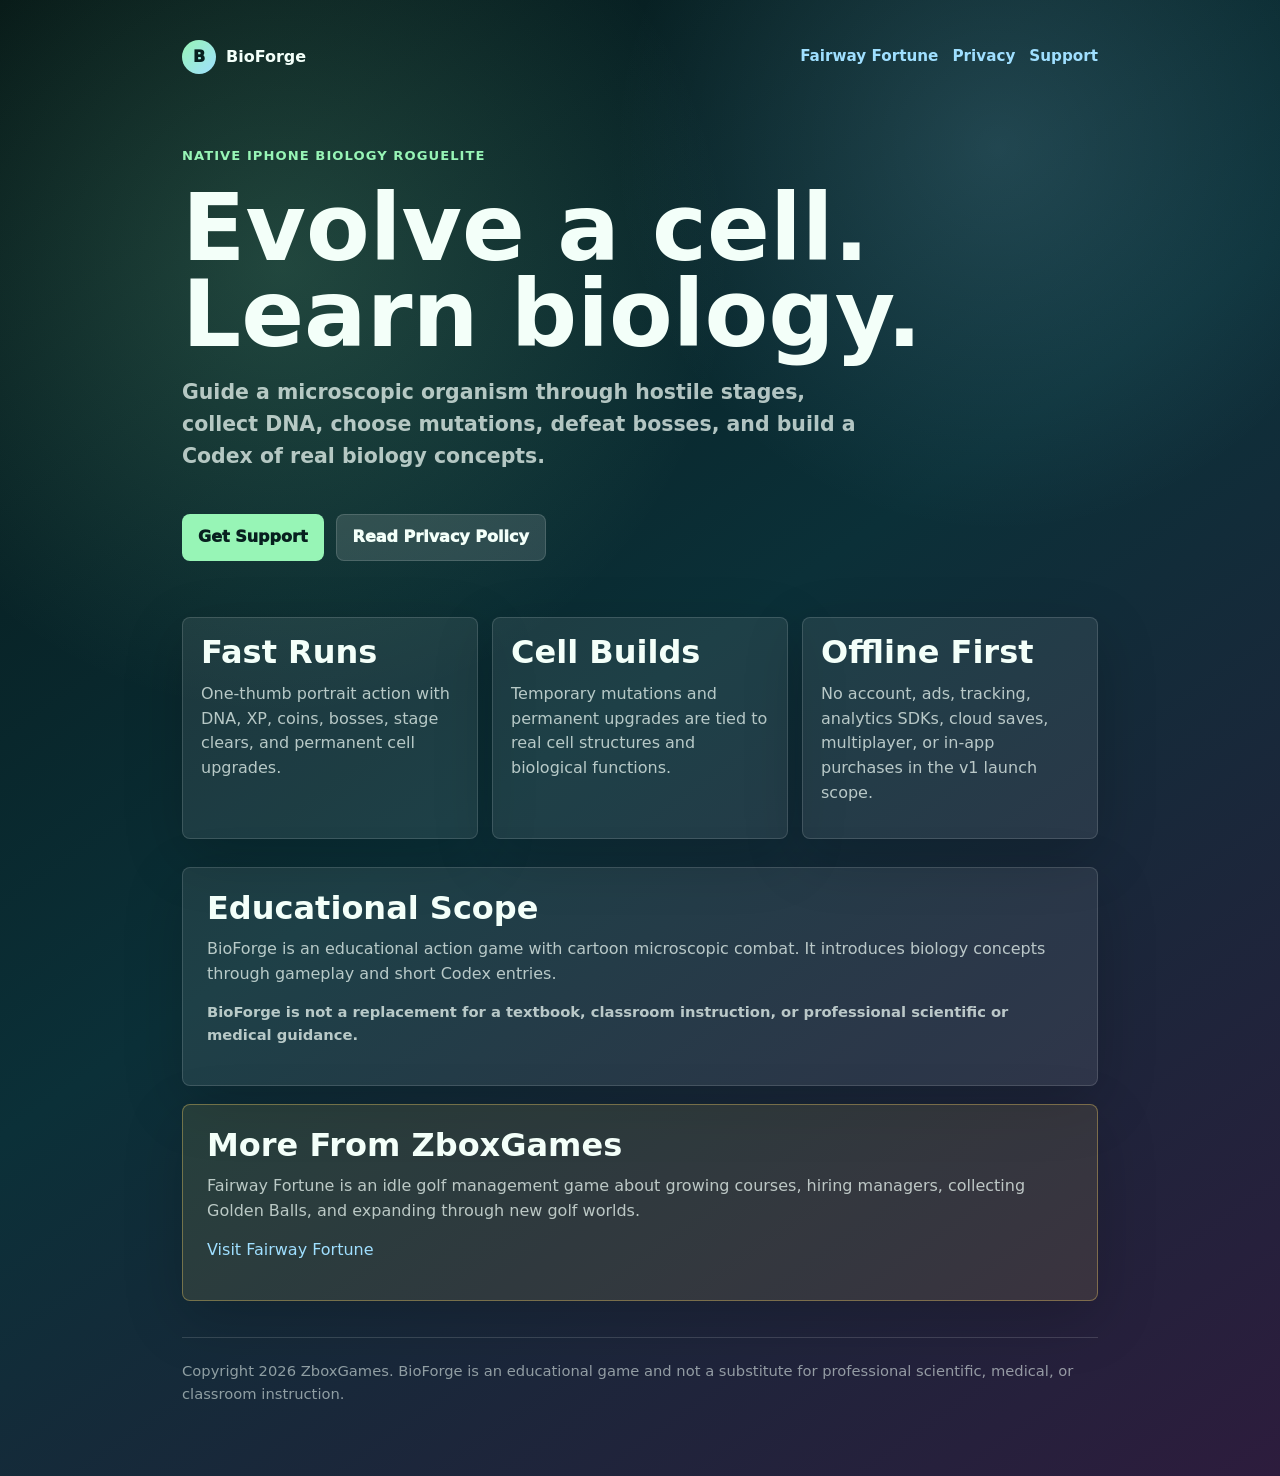
<file: index.html>
<!doctype html>
<html lang="en">
<head>
  <meta charset="utf-8">
  <meta name="viewport" content="width=device-width, initial-scale=1">
  <title>BioForge - Evolve a cell. Learn biology.</title>
  <meta name="description" content="BioForge is a one-thumb biology roguelite for iPhone where players evolve a microscopic cell and unlock bite-size Codex lessons through play.">
  <link rel="canonical" href="https://zboxgames.com/">
  <link rel="stylesheet" href="/assets/styles.css">
</head>
<body>
  <main class="page">
    <nav class="nav" aria-label="Primary">
      <a class="brand" href="/">
        <span class="brand-mark">B</span>
        <span>BioForge</span>
      </a>
      <div class="nav-links">
        <a href="/fairway-fortune/">Fairway Fortune</a>
        <a href="/privacy/">Privacy</a>
        <a href="/support/">Support</a>
      </div>
    </nav>

    <section class="hero">
      <p class="eyebrow">Native iPhone biology roguelite</p>
      <h1>Evolve a cell. Learn biology.</h1>
      <p class="lead">Guide a microscopic organism through hostile stages, collect DNA, choose mutations, defeat bosses, and build a Codex of real biology concepts.</p>
      <div class="actions">
        <a class="button" href="/support/">Get Support</a>
        <a class="button secondary" href="/privacy/">Read Privacy Policy</a>
      </div>
    </section>

    <section class="grid" aria-label="BioForge highlights">
      <article class="card">
        <h2>Fast Runs</h2>
        <p>One-thumb portrait action with DNA, XP, coins, bosses, stage clears, and permanent cell upgrades.</p>
      </article>
      <article class="card">
        <h2>Cell Builds</h2>
        <p>Temporary mutations and permanent upgrades are tied to real cell structures and biological functions.</p>
      </article>
      <article class="card">
        <h2>Offline First</h2>
        <p>No account, ads, tracking, analytics SDKs, cloud saves, multiplayer, or in-app purchases in the v1 launch scope.</p>
      </article>
    </section>

    <section class="content-card">
      <h2>Educational Scope</h2>
      <p>BioForge is an educational action game with cartoon microscopic combat. It introduces biology concepts through gameplay and short Codex entries.</p>
      <p class="meta">BioForge is not a replacement for a textbook, classroom instruction, or professional scientific or medical guidance.</p>
    </section>

    <section class="content-card callout">
      <h2>More From ZboxGames</h2>
      <p>Fairway Fortune is an idle golf management game about growing courses, hiring managers, collecting Golden Balls, and expanding through new golf worlds.</p>
      <p><a href="/fairway-fortune/">Visit Fairway Fortune</a></p>
    </section>

    <footer class="footer">
      <p>Copyright 2026 ZboxGames. BioForge is an educational game and not a substitute for professional scientific, medical, or classroom instruction.</p>
    </footer>
  </main>
</body>
</html>
</file>
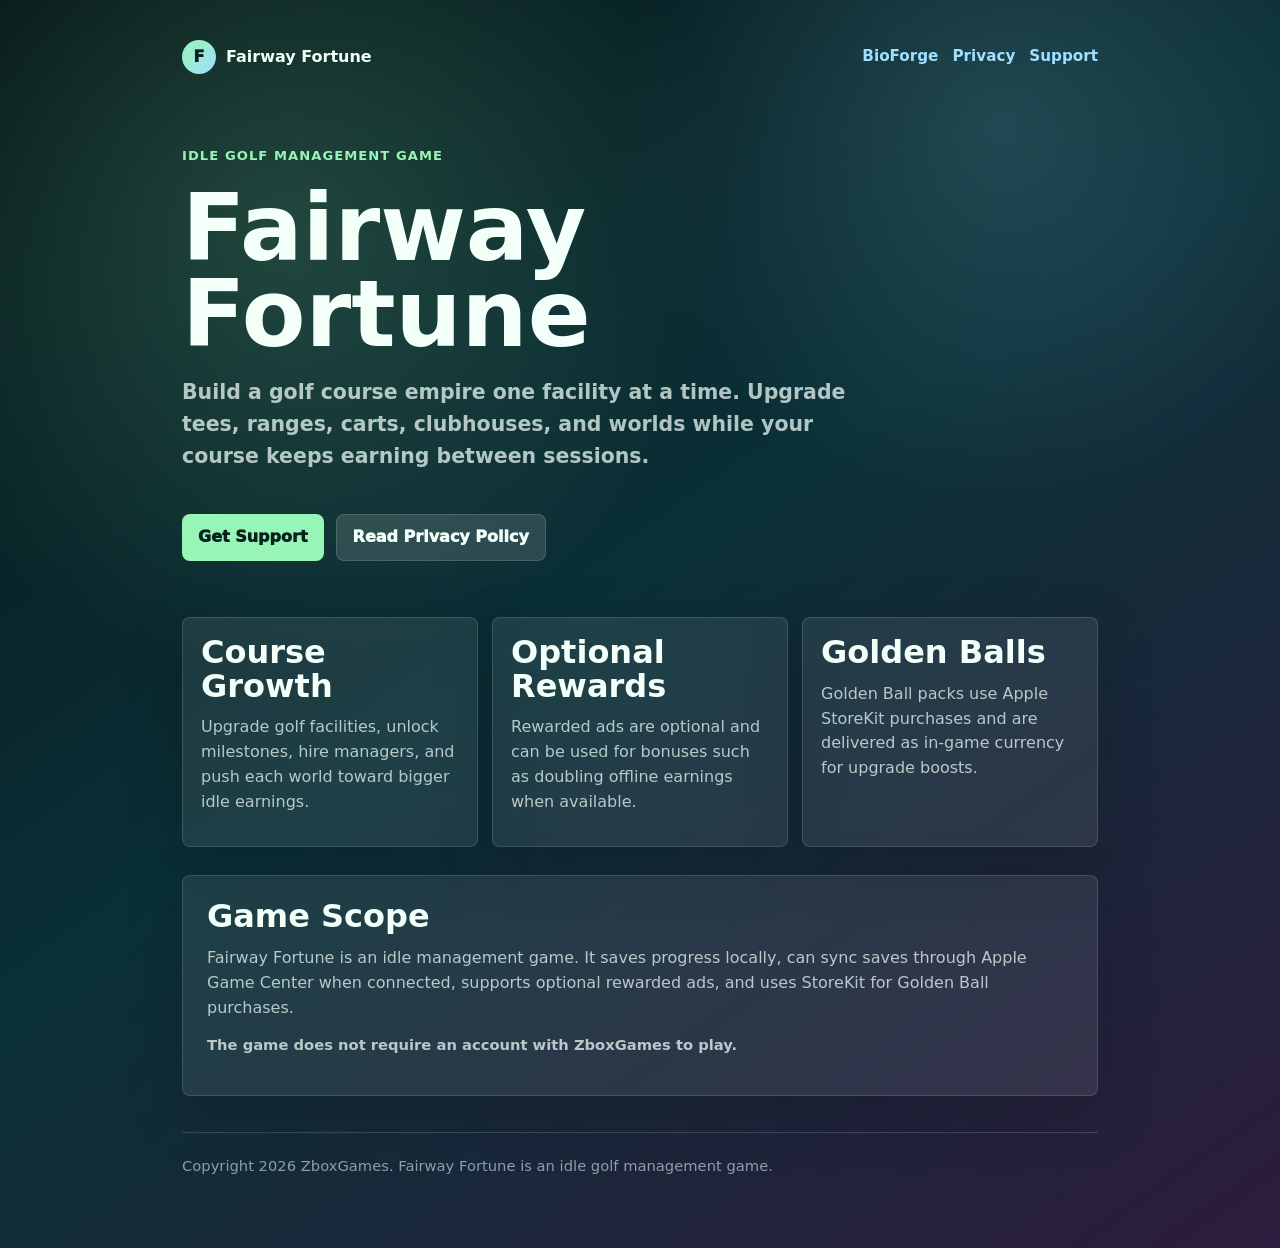
<file: fairway-fortune/index.html>
<!doctype html>
<html lang="en">
<head>
  <meta charset="utf-8">
  <meta name="viewport" content="width=device-width, initial-scale=1">
  <title>Fairway Fortune - Idle Golf Management</title>
  <meta name="description" content="Fairway Fortune is an idle golf course management game for iPhone. Build courses, hire managers, collect Golden Balls, and grow earnings while away.">
  <link rel="canonical" href="https://zboxgames.com/fairway-fortune/">
  <link rel="stylesheet" href="/assets/styles.css">
</head>
<body>
  <main class="page">
    <nav class="nav" aria-label="Primary">
      <a class="brand" href="/fairway-fortune/">
        <span class="brand-mark">F</span>
        <span>Fairway Fortune</span>
      </a>
      <div class="nav-links">
        <a href="/">BioForge</a>
        <a href="/fairway-fortune/privacy/">Privacy</a>
        <a href="/fairway-fortune/support/">Support</a>
      </div>
    </nav>

    <section class="hero">
      <p class="eyebrow">Idle golf management game</p>
      <h1>Fairway Fortune</h1>
      <p class="lead">Build a golf course empire one facility at a time. Upgrade tees, ranges, carts, clubhouses, and worlds while your course keeps earning between sessions.</p>
      <div class="actions">
        <a class="button" href="/fairway-fortune/support/">Get Support</a>
        <a class="button secondary" href="/fairway-fortune/privacy/">Read Privacy Policy</a>
      </div>
    </section>

    <section class="grid" aria-label="Fairway Fortune highlights">
      <article class="card">
        <h2>Course Growth</h2>
        <p>Upgrade golf facilities, unlock milestones, hire managers, and push each world toward bigger idle earnings.</p>
      </article>
      <article class="card">
        <h2>Optional Rewards</h2>
        <p>Rewarded ads are optional and can be used for bonuses such as doubling offline earnings when available.</p>
      </article>
      <article class="card">
        <h2>Golden Balls</h2>
        <p>Golden Ball packs use Apple StoreKit purchases and are delivered as in-game currency for upgrade boosts.</p>
      </article>
    </section>

    <section class="content-card">
      <h2>Game Scope</h2>
      <p>Fairway Fortune is an idle management game. It saves progress locally, can sync saves through Apple Game Center when connected, supports optional rewarded ads, and uses StoreKit for Golden Ball purchases.</p>
      <p class="meta">The game does not require an account with ZboxGames to play.</p>
    </section>

    <footer class="footer">
      <p>Copyright 2026 ZboxGames. Fairway Fortune is an idle golf management game.</p>
    </footer>
  </main>
</body>
</html>
</file>
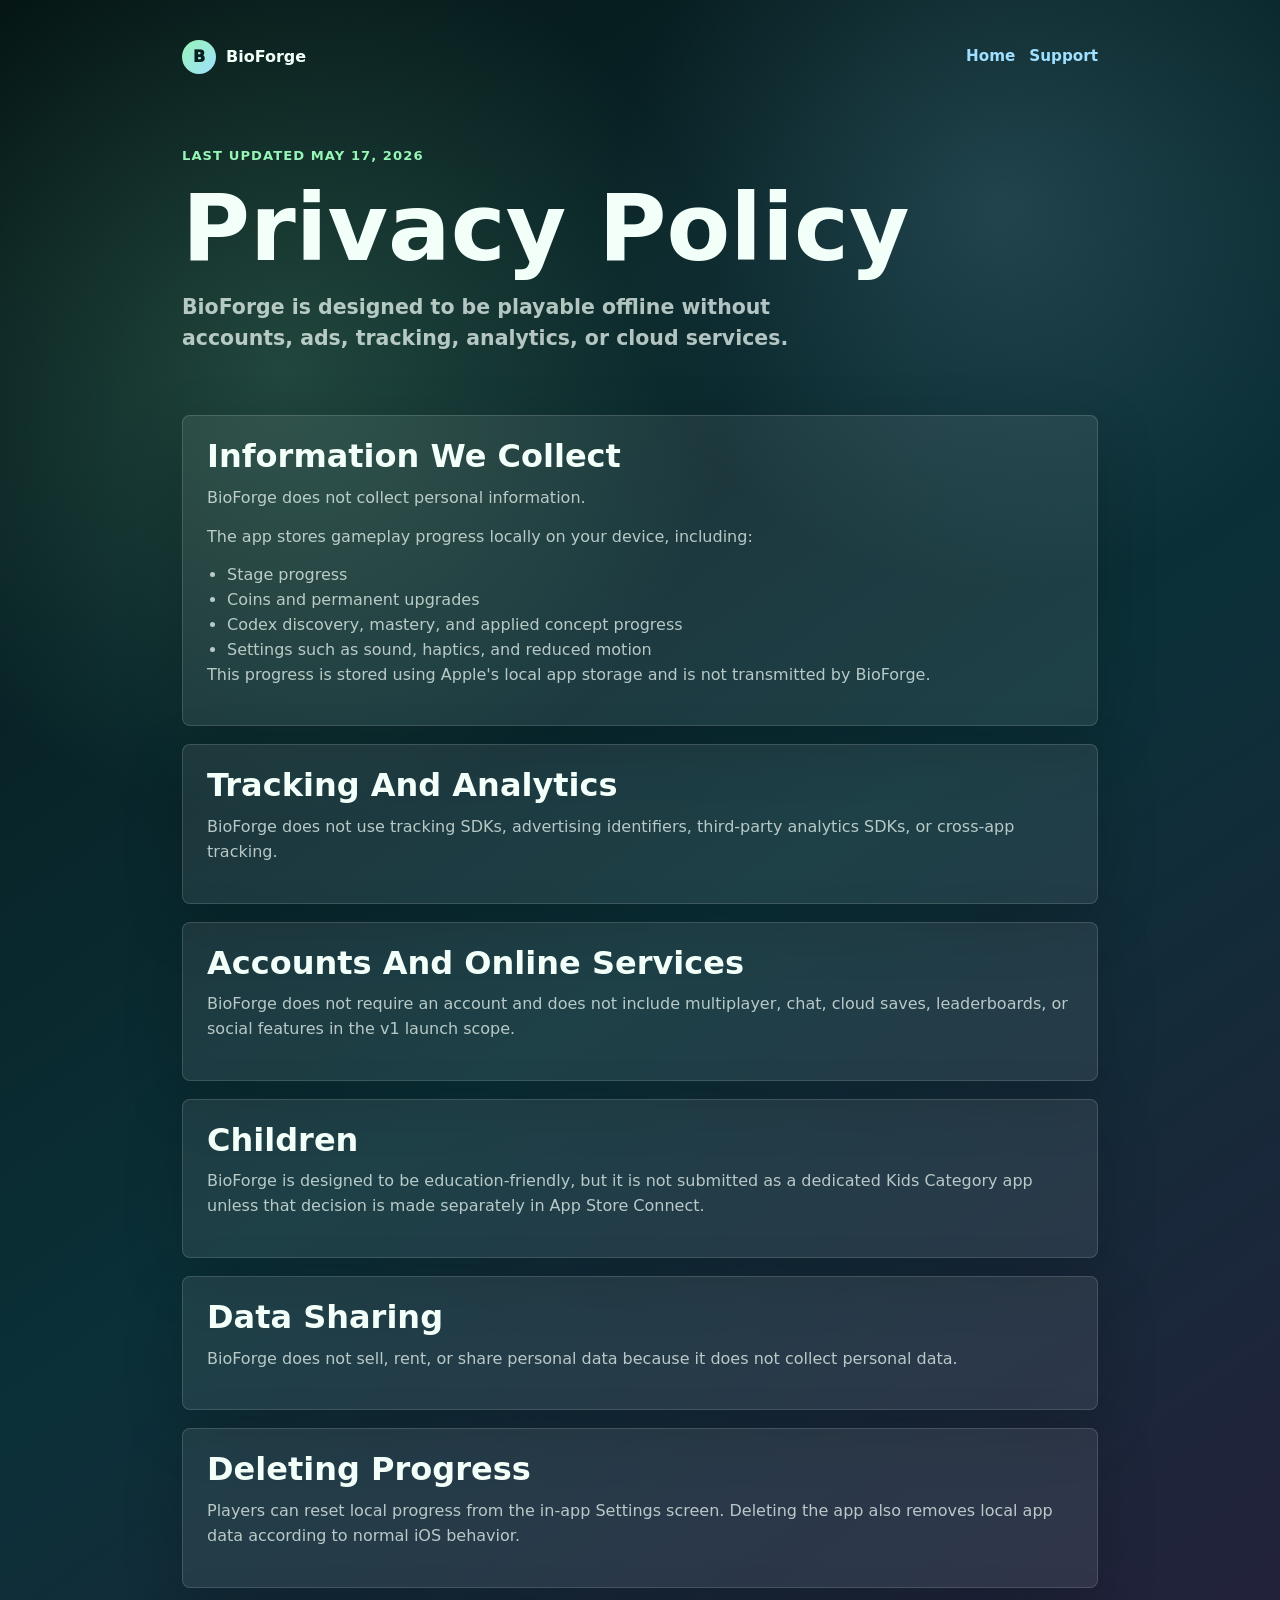
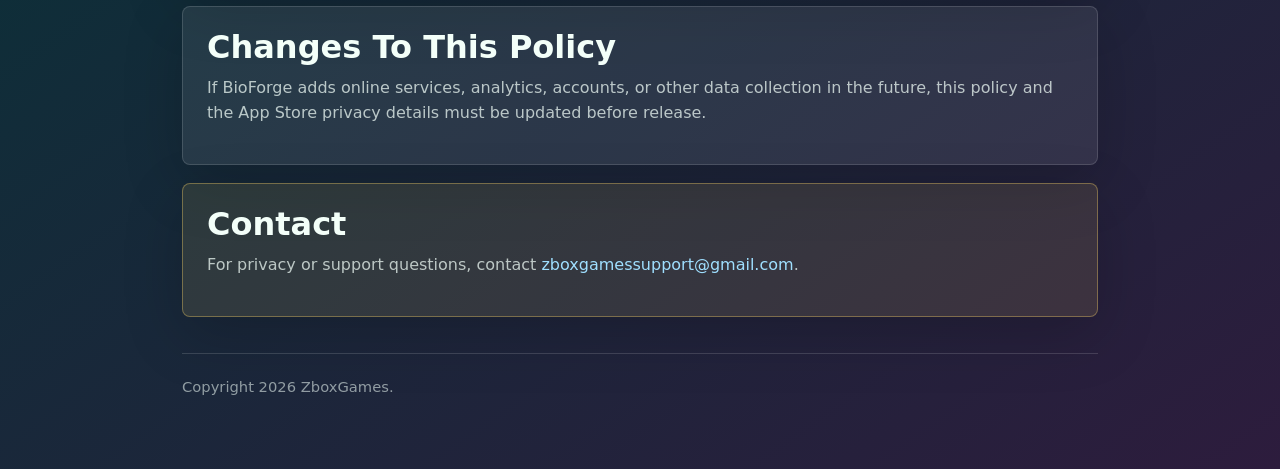
<file: privacy/index.html>
<!doctype html>
<html lang="en">
<head>
  <meta charset="utf-8">
  <meta name="viewport" content="width=device-width, initial-scale=1">
  <title>BioForge Privacy Policy</title>
  <meta name="description" content="BioForge privacy policy for the offline-first iPhone game.">
  <link rel="canonical" href="https://zboxgames.com/privacy">
  <link rel="stylesheet" href="/assets/styles.css">
</head>
<body>
  <main class="page">
    <nav class="nav" aria-label="Primary">
      <a class="brand" href="/">
        <span class="brand-mark">B</span>
        <span>BioForge</span>
      </a>
      <div class="nav-links">
        <a href="/">Home</a>
        <a href="/support/">Support</a>
      </div>
    </nav>

    <section class="hero">
      <p class="eyebrow">Last updated May 17, 2026</p>
      <h1>Privacy Policy</h1>
      <p class="lead">BioForge is designed to be playable offline without accounts, ads, tracking, analytics, or cloud services.</p>
    </section>

    <section class="content-card">
      <h2>Information We Collect</h2>
      <p>BioForge does not collect personal information.</p>
      <p>The app stores gameplay progress locally on your device, including:</p>
      <ul>
        <li>Stage progress</li>
        <li>Coins and permanent upgrades</li>
        <li>Codex discovery, mastery, and applied concept progress</li>
        <li>Settings such as sound, haptics, and reduced motion</li>
      </ul>
      <p>This progress is stored using Apple's local app storage and is not transmitted by BioForge.</p>
    </section>

    <section class="content-card">
      <h2>Tracking And Analytics</h2>
      <p>BioForge does not use tracking SDKs, advertising identifiers, third-party analytics SDKs, or cross-app tracking.</p>
    </section>

    <section class="content-card">
      <h2>Accounts And Online Services</h2>
      <p>BioForge does not require an account and does not include multiplayer, chat, cloud saves, leaderboards, or social features in the v1 launch scope.</p>
    </section>

    <section class="content-card">
      <h2>Children</h2>
      <p>BioForge is designed to be education-friendly, but it is not submitted as a dedicated Kids Category app unless that decision is made separately in App Store Connect.</p>
    </section>

    <section class="content-card">
      <h2>Data Sharing</h2>
      <p>BioForge does not sell, rent, or share personal data because it does not collect personal data.</p>
    </section>

    <section class="content-card">
      <h2>Deleting Progress</h2>
      <p>Players can reset local progress from the in-app Settings screen. Deleting the app also removes local app data according to normal iOS behavior.</p>
    </section>

    <section class="content-card">
      <h2>Changes To This Policy</h2>
      <p>If BioForge adds online services, analytics, accounts, or other data collection in the future, this policy and the App Store privacy details must be updated before release.</p>
    </section>

    <section class="content-card callout">
      <h2>Contact</h2>
      <p>For privacy or support questions, contact <a href="mailto:zboxgamessupport@gmail.com">zboxgamessupport@gmail.com</a>.</p>
    </section>

    <footer class="footer">
      <p>Copyright 2026 ZboxGames.</p>
    </footer>
  </main>
</body>
</html>
</file>
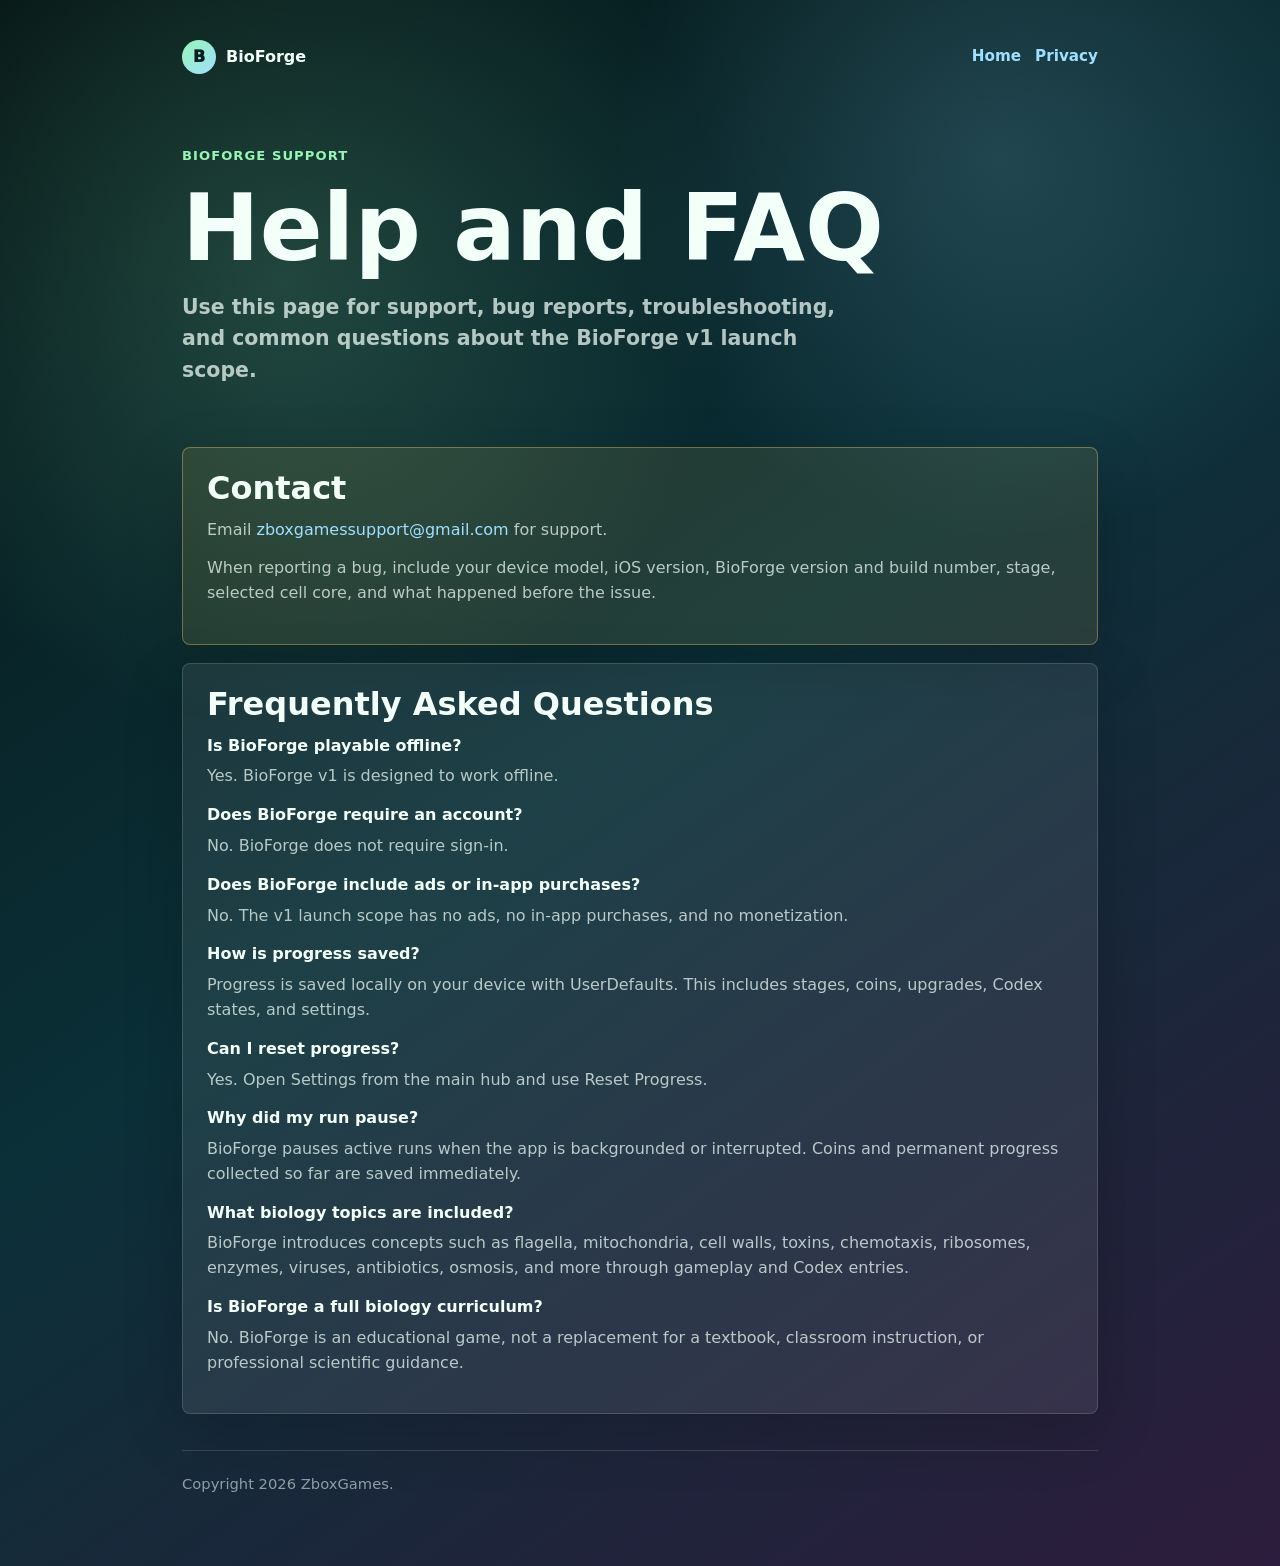
<file: support/index.html>
<!doctype html>
<html lang="en">
<head>
  <meta charset="utf-8">
  <meta name="viewport" content="width=device-width, initial-scale=1">
  <title>BioForge Support</title>
  <meta name="description" content="BioForge support and frequently asked questions.">
  <link rel="canonical" href="https://zboxgames.com/support">
  <link rel="stylesheet" href="/assets/styles.css">
</head>
<body>
  <main class="page">
    <nav class="nav" aria-label="Primary">
      <a class="brand" href="/">
        <span class="brand-mark">B</span>
        <span>BioForge</span>
      </a>
      <div class="nav-links">
        <a href="/">Home</a>
        <a href="/privacy/">Privacy</a>
      </div>
    </nav>

    <section class="hero">
      <p class="eyebrow">BioForge support</p>
      <h1>Help and FAQ</h1>
      <p class="lead">Use this page for support, bug reports, troubleshooting, and common questions about the BioForge v1 launch scope.</p>
    </section>

    <section class="content-card callout">
      <h2>Contact</h2>
      <p>Email <a href="mailto:zboxgamessupport@gmail.com">zboxgamessupport@gmail.com</a> for support.</p>
      <p>When reporting a bug, include your device model, iOS version, BioForge version and build number, stage, selected cell core, and what happened before the issue.</p>
    </section>

    <section class="content-card">
      <h2>Frequently Asked Questions</h2>

      <h3>Is BioForge playable offline?</h3>
      <p>Yes. BioForge v1 is designed to work offline.</p>

      <h3>Does BioForge require an account?</h3>
      <p>No. BioForge does not require sign-in.</p>

      <h3>Does BioForge include ads or in-app purchases?</h3>
      <p>No. The v1 launch scope has no ads, no in-app purchases, and no monetization.</p>

      <h3>How is progress saved?</h3>
      <p>Progress is saved locally on your device with UserDefaults. This includes stages, coins, upgrades, Codex states, and settings.</p>

      <h3>Can I reset progress?</h3>
      <p>Yes. Open Settings from the main hub and use Reset Progress.</p>

      <h3>Why did my run pause?</h3>
      <p>BioForge pauses active runs when the app is backgrounded or interrupted. Coins and permanent progress collected so far are saved immediately.</p>

      <h3>What biology topics are included?</h3>
      <p>BioForge introduces concepts such as flagella, mitochondria, cell walls, toxins, chemotaxis, ribosomes, enzymes, viruses, antibiotics, osmosis, and more through gameplay and Codex entries.</p>

      <h3>Is BioForge a full biology curriculum?</h3>
      <p>No. BioForge is an educational game, not a replacement for a textbook, classroom instruction, or professional scientific guidance.</p>
    </section>

    <footer class="footer">
      <p>Copyright 2026 ZboxGames.</p>
    </footer>
  </main>
</body>
</html>
</file>
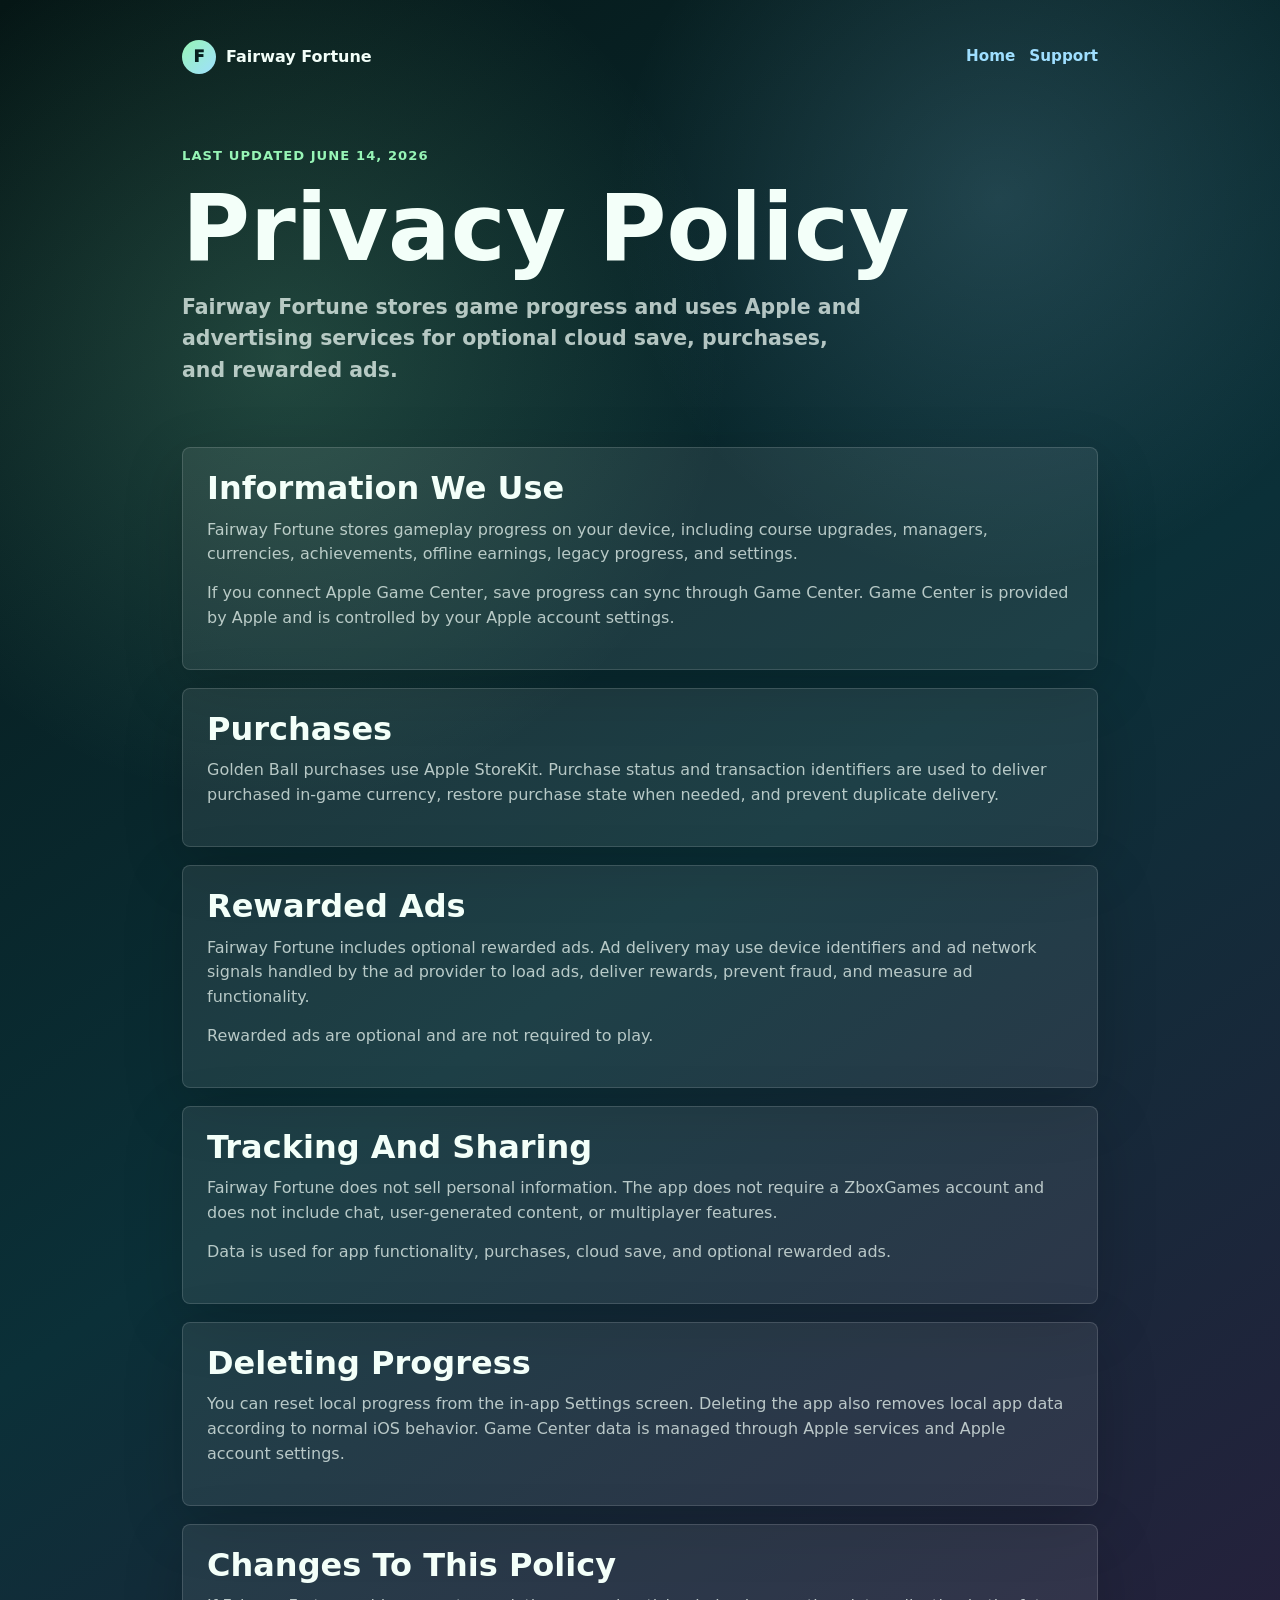
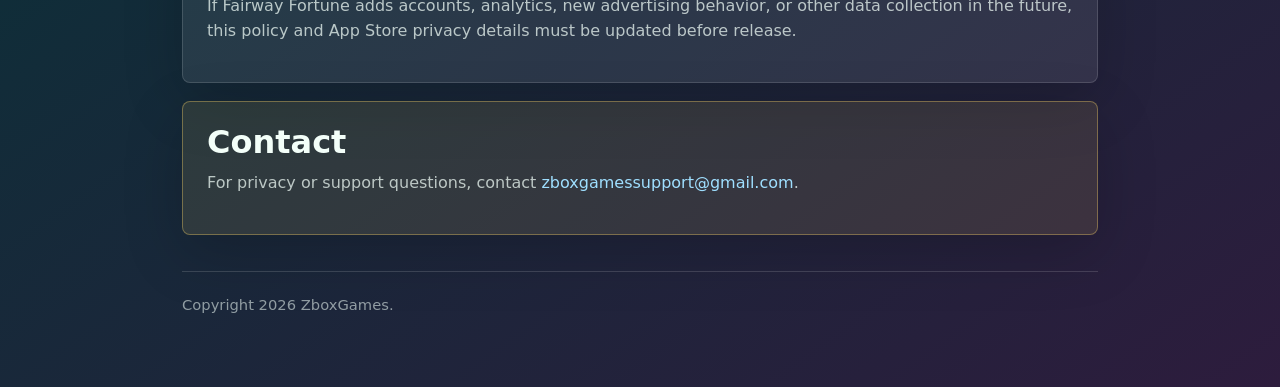
<file: fairway-fortune/privacy/index.html>
<!doctype html>
<html lang="en">
<head>
  <meta charset="utf-8">
  <meta name="viewport" content="width=device-width, initial-scale=1">
  <title>Fairway Fortune Privacy Policy</title>
  <meta name="description" content="Fairway Fortune privacy policy for the idle golf management game.">
  <link rel="canonical" href="https://zboxgames.com/fairway-fortune/privacy/">
  <link rel="stylesheet" href="/assets/styles.css">
</head>
<body>
  <main class="page">
    <nav class="nav" aria-label="Primary">
      <a class="brand" href="/fairway-fortune/">
        <span class="brand-mark">F</span>
        <span>Fairway Fortune</span>
      </a>
      <div class="nav-links">
        <a href="/fairway-fortune/">Home</a>
        <a href="/fairway-fortune/support/">Support</a>
      </div>
    </nav>

    <section class="hero">
      <p class="eyebrow">Last updated June 14, 2026</p>
      <h1>Privacy Policy</h1>
      <p class="lead">Fairway Fortune stores game progress and uses Apple and advertising services for optional cloud save, purchases, and rewarded ads.</p>
    </section>

    <section class="content-card">
      <h2>Information We Use</h2>
      <p>Fairway Fortune stores gameplay progress on your device, including course upgrades, managers, currencies, achievements, offline earnings, legacy progress, and settings.</p>
      <p>If you connect Apple Game Center, save progress can sync through Game Center. Game Center is provided by Apple and is controlled by your Apple account settings.</p>
    </section>

    <section class="content-card">
      <h2>Purchases</h2>
      <p>Golden Ball purchases use Apple StoreKit. Purchase status and transaction identifiers are used to deliver purchased in-game currency, restore purchase state when needed, and prevent duplicate delivery.</p>
    </section>

    <section class="content-card">
      <h2>Rewarded Ads</h2>
      <p>Fairway Fortune includes optional rewarded ads. Ad delivery may use device identifiers and ad network signals handled by the ad provider to load ads, deliver rewards, prevent fraud, and measure ad functionality.</p>
      <p>Rewarded ads are optional and are not required to play.</p>
    </section>

    <section class="content-card">
      <h2>Tracking And Sharing</h2>
      <p>Fairway Fortune does not sell personal information. The app does not require a ZboxGames account and does not include chat, user-generated content, or multiplayer features.</p>
      <p>Data is used for app functionality, purchases, cloud save, and optional rewarded ads.</p>
    </section>

    <section class="content-card">
      <h2>Deleting Progress</h2>
      <p>You can reset local progress from the in-app Settings screen. Deleting the app also removes local app data according to normal iOS behavior. Game Center data is managed through Apple services and Apple account settings.</p>
    </section>

    <section class="content-card">
      <h2>Changes To This Policy</h2>
      <p>If Fairway Fortune adds accounts, analytics, new advertising behavior, or other data collection in the future, this policy and App Store privacy details must be updated before release.</p>
    </section>

    <section class="content-card callout">
      <h2>Contact</h2>
      <p>For privacy or support questions, contact <a href="mailto:zboxgamessupport@gmail.com">zboxgamessupport@gmail.com</a>.</p>
    </section>

    <footer class="footer">
      <p>Copyright 2026 ZboxGames.</p>
    </footer>
  </main>
</body>
</html>
</file>
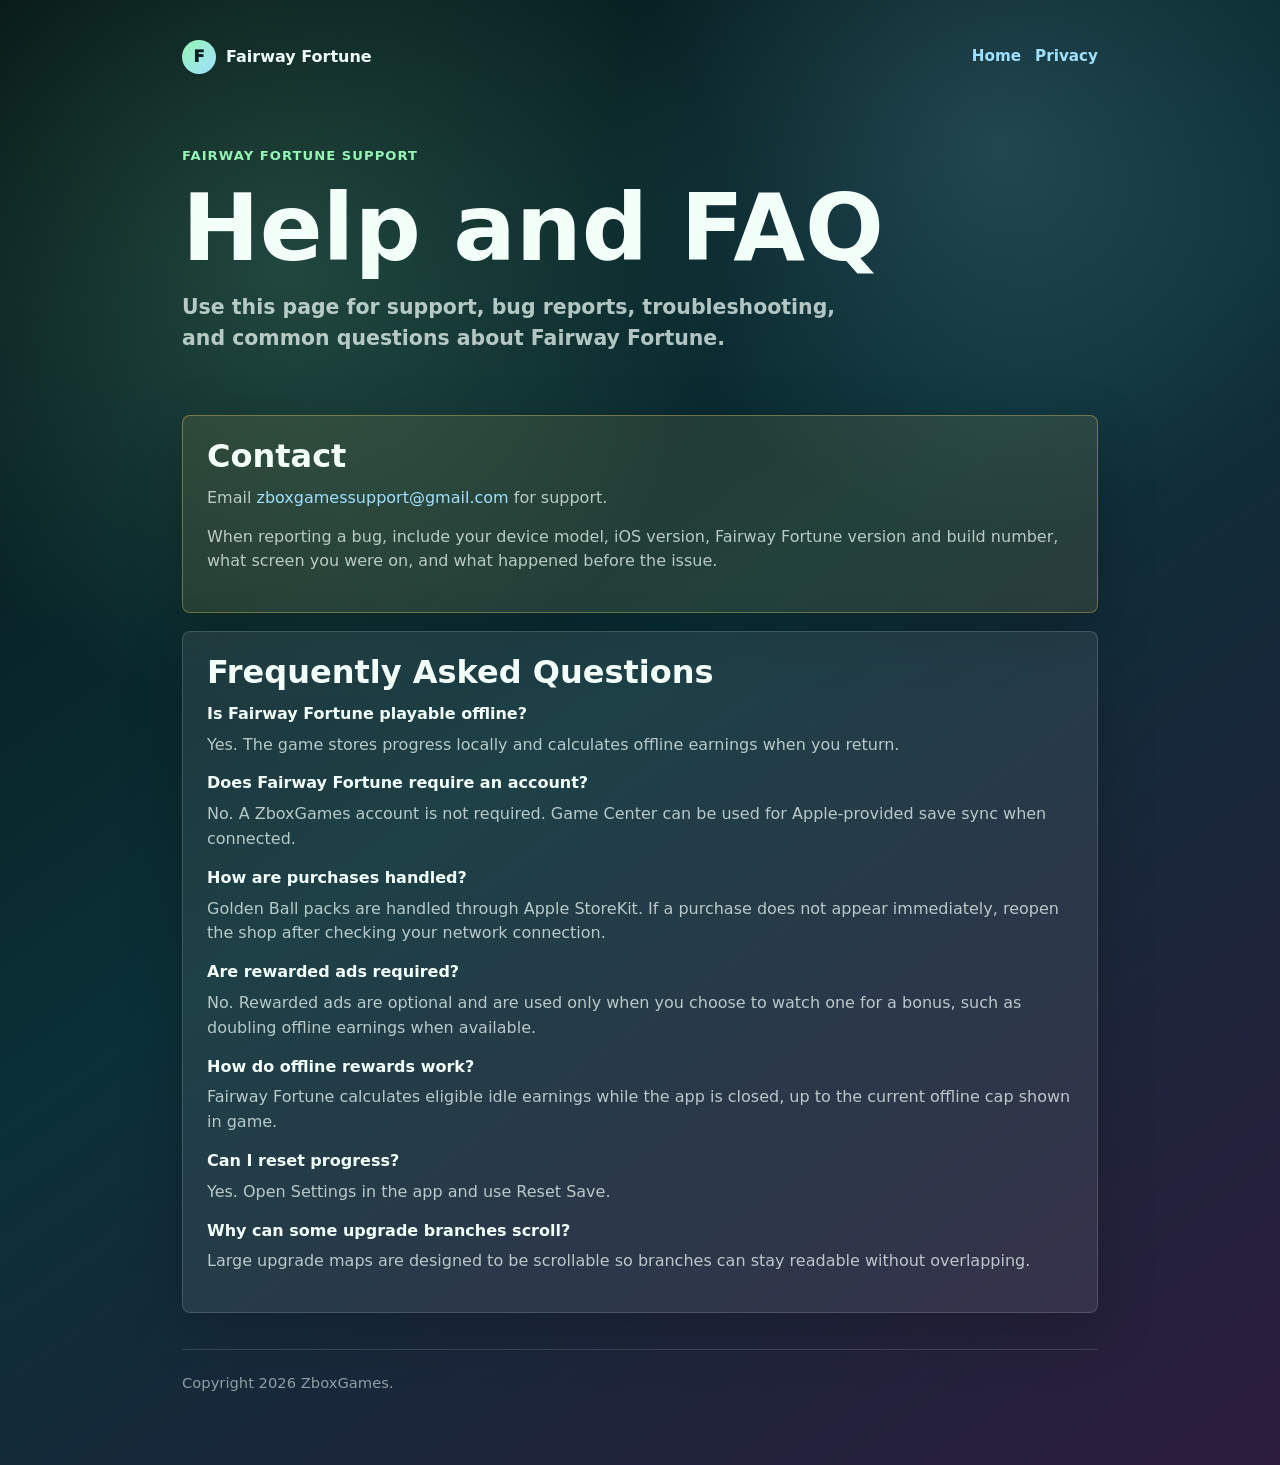
<file: fairway-fortune/support/index.html>
<!doctype html>
<html lang="en">
<head>
  <meta charset="utf-8">
  <meta name="viewport" content="width=device-width, initial-scale=1">
  <title>Fairway Fortune Support</title>
  <meta name="description" content="Fairway Fortune support and frequently asked questions.">
  <link rel="canonical" href="https://zboxgames.com/fairway-fortune/support/">
  <link rel="stylesheet" href="/assets/styles.css">
</head>
<body>
  <main class="page">
    <nav class="nav" aria-label="Primary">
      <a class="brand" href="/fairway-fortune/">
        <span class="brand-mark">F</span>
        <span>Fairway Fortune</span>
      </a>
      <div class="nav-links">
        <a href="/fairway-fortune/">Home</a>
        <a href="/fairway-fortune/privacy/">Privacy</a>
      </div>
    </nav>

    <section class="hero">
      <p class="eyebrow">Fairway Fortune support</p>
      <h1>Help and FAQ</h1>
      <p class="lead">Use this page for support, bug reports, troubleshooting, and common questions about Fairway Fortune.</p>
    </section>

    <section class="content-card callout">
      <h2>Contact</h2>
      <p>Email <a href="mailto:zboxgamessupport@gmail.com">zboxgamessupport@gmail.com</a> for support.</p>
      <p>When reporting a bug, include your device model, iOS version, Fairway Fortune version and build number, what screen you were on, and what happened before the issue.</p>
    </section>

    <section class="content-card">
      <h2>Frequently Asked Questions</h2>

      <h3>Is Fairway Fortune playable offline?</h3>
      <p>Yes. The game stores progress locally and calculates offline earnings when you return.</p>

      <h3>Does Fairway Fortune require an account?</h3>
      <p>No. A ZboxGames account is not required. Game Center can be used for Apple-provided save sync when connected.</p>

      <h3>How are purchases handled?</h3>
      <p>Golden Ball packs are handled through Apple StoreKit. If a purchase does not appear immediately, reopen the shop after checking your network connection.</p>

      <h3>Are rewarded ads required?</h3>
      <p>No. Rewarded ads are optional and are used only when you choose to watch one for a bonus, such as doubling offline earnings when available.</p>

      <h3>How do offline rewards work?</h3>
      <p>Fairway Fortune calculates eligible idle earnings while the app is closed, up to the current offline cap shown in game.</p>

      <h3>Can I reset progress?</h3>
      <p>Yes. Open Settings in the app and use Reset Save.</p>

      <h3>Why can some upgrade branches scroll?</h3>
      <p>Large upgrade maps are designed to be scrollable so branches can stay readable without overlapping.</p>
    </section>

    <footer class="footer">
      <p>Copyright 2026 ZboxGames.</p>
    </footer>
  </main>
</body>
</html>
</file>
<file: assets/styles.css>
:root {
  color-scheme: dark;
  --bg: #061d1b;
  --panel: rgba(255, 255, 255, 0.08);
  --panel-strong: rgba(255, 255, 255, 0.13);
  --text: #f3fff9;
  --muted: rgba(243, 255, 249, 0.72);
  --dim: rgba(243, 255, 249, 0.55);
  --accent: #97f5b6;
  --blue: #9fdfff;
  --gold: #ffd866;
  --line: rgba(255, 255, 255, 0.14);
}

* {
  box-sizing: border-box;
}

body {
  margin: 0;
  min-height: 100vh;
  background:
    radial-gradient(circle at 22% 18%, rgba(151, 245, 182, 0.18), transparent 28rem),
    radial-gradient(circle at 78% 10%, rgba(159, 223, 255, 0.16), transparent 24rem),
    linear-gradient(145deg, #051615 0%, #0b3038 48%, #2d1c3d 100%);
  color: var(--text);
  font-family: ui-rounded, "SF Pro Rounded", "SF Pro Display", system-ui, -apple-system, BlinkMacSystemFont, "Segoe UI", sans-serif;
  line-height: 1.55;
}

a {
  color: var(--blue);
  text-decoration: none;
}

a:hover,
a:focus {
  text-decoration: underline;
}

.page {
  width: min(100%, 960px);
  margin: 0 auto;
  padding: 28px 22px 56px;
}

.nav {
  display: flex;
  align-items: center;
  justify-content: space-between;
  gap: 16px;
  padding: 12px 0 34px;
}

.brand {
  display: inline-flex;
  align-items: center;
  gap: 10px;
  color: var(--text);
  font-weight: 900;
  letter-spacing: 0;
}

.brand-mark {
  display: grid;
  place-items: center;
  width: 34px;
  height: 34px;
  border-radius: 50%;
  background: linear-gradient(135deg, var(--accent), var(--blue));
  color: #08201f;
  font-weight: 1000;
}

.nav-links {
  display: flex;
  flex-wrap: wrap;
  justify-content: flex-end;
  gap: 14px;
  font-size: 0.95rem;
  font-weight: 800;
}

.hero {
  display: grid;
  gap: 20px;
  padding: 38px 0 28px;
}

.eyebrow {
  margin: 0;
  color: var(--accent);
  font-size: 0.82rem;
  font-weight: 900;
  letter-spacing: 0.08em;
  text-transform: uppercase;
}

h1 {
  margin: 0;
  max-width: 780px;
  font-size: clamp(2.8rem, 8vw, 5.8rem);
  line-height: 0.92;
  letter-spacing: 0;
}

h2 {
  margin: 0 0 12px;
  font-size: clamp(1.35rem, 4vw, 2rem);
  line-height: 1.05;
  letter-spacing: 0;
}

h3 {
  margin: 0 0 6px;
  font-size: 1rem;
}

p {
  margin: 0 0 14px;
}

.lead {
  max-width: 690px;
  color: var(--muted);
  font-size: clamp(1.05rem, 2.8vw, 1.28rem);
  font-weight: 650;
}

.actions {
  display: flex;
  flex-wrap: wrap;
  gap: 12px;
  margin-top: 8px;
}

.button {
  display: inline-flex;
  align-items: center;
  min-height: 44px;
  padding: 10px 16px;
  border-radius: 8px;
  background: var(--accent);
  color: #08201f;
  font-weight: 950;
}

.button.secondary {
  background: var(--panel-strong);
  color: var(--text);
  border: 1px solid var(--line);
}

.grid {
  display: grid;
  grid-template-columns: repeat(3, minmax(0, 1fr));
  gap: 14px;
  margin: 28px 0;
}

.card,
.content-card {
  border: 1px solid var(--line);
  border-radius: 8px;
  background: var(--panel);
  box-shadow: 0 18px 60px rgba(0, 0, 0, 0.18);
}

.card {
  padding: 18px;
}

.card p,
.content-card p,
li {
  color: var(--muted);
}

.content-card {
  padding: 24px;
  margin: 18px 0;
}

.content-card ul {
  margin: 0;
  padding-left: 20px;
}

.callout {
  border-color: rgba(255, 216, 102, 0.35);
  background: rgba(255, 216, 102, 0.10);
}

.meta {
  color: var(--dim);
  font-size: 0.92rem;
  font-weight: 700;
}

.footer {
  margin-top: 36px;
  padding-top: 22px;
  border-top: 1px solid var(--line);
  color: var(--dim);
  font-size: 0.92rem;
}

@media (max-width: 720px) {
  .page {
    padding-inline: 18px;
  }

  .nav {
    align-items: flex-start;
    flex-direction: column;
    padding-bottom: 22px;
  }

  .nav-links {
    justify-content: flex-start;
  }

  .grid {
    grid-template-columns: 1fr;
  }
}
</file>
